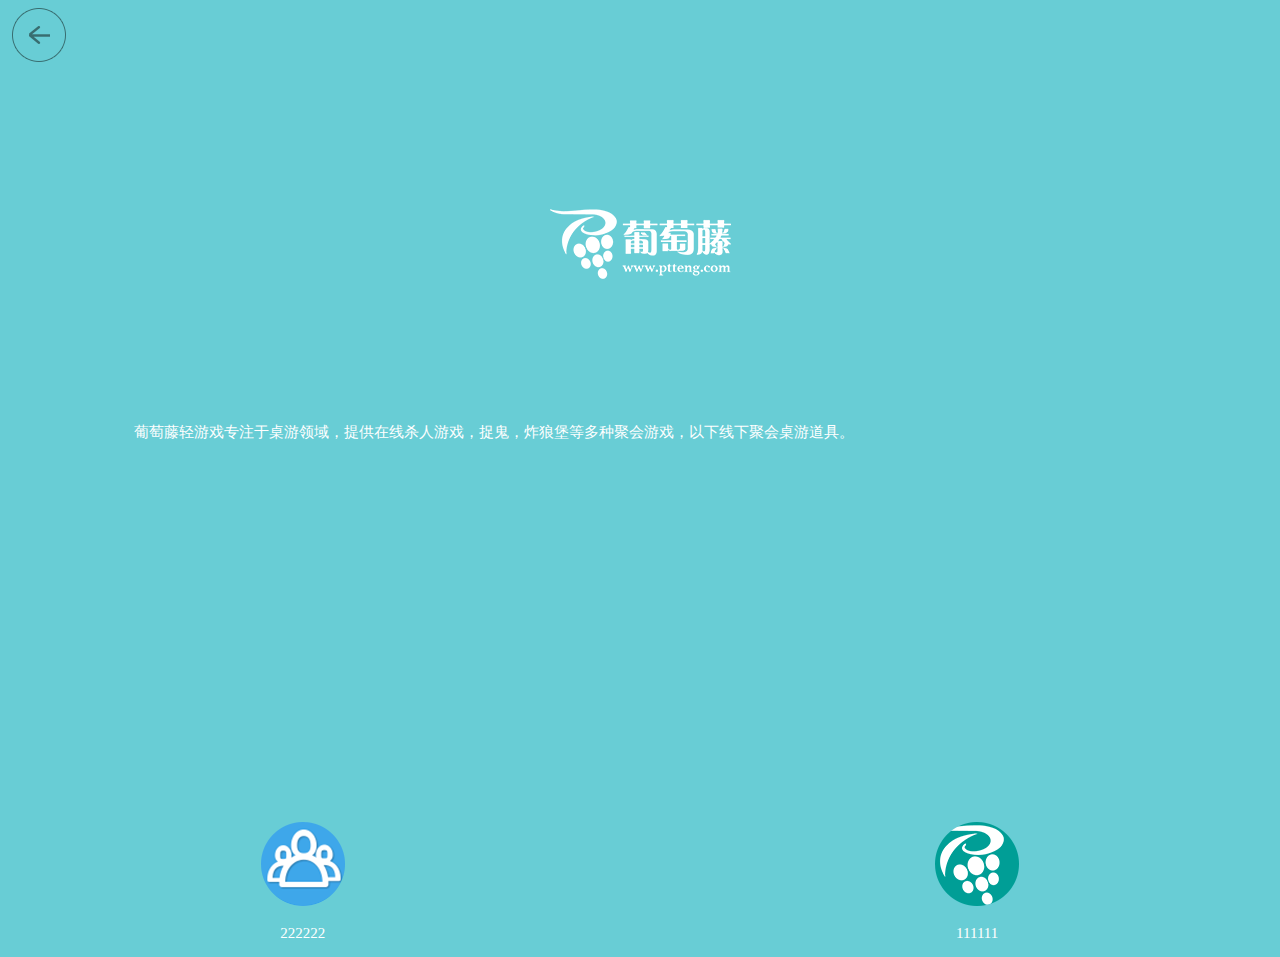
<file: tasks/html/task3.html>
<!DOCTYPE html><html lang="en"><head>    <!--<meta charset="UTF-8">-->    <!--<title>任务3</title>-->    <link rel="stylesheet" href="../css/task3.css">    <link rel="stylesheet" href="../img/logo.png">    <meta charset="UTF-8" name="viewport" content="width=device-width, initial-scale=1, user-scalable=NO">    </head><body><img class="back" src="../img/back.png" alt=""><div class="logo">    <img  src="../img/logo.png" alt=""></div><div class="txt">葡萄藤轻游戏专注于桌游领域，提供在线杀人游戏，捉鬼，炸狼堡等多种聚会游戏，以下线下聚会桌游道具。</div><div class="circle1">    <img src="../img/circle1.png" alt="">    <p>222222</p></div><div class="circle2">    <img src="../img/circle2.png" alt="">    <p>111111</p></div></body></html>
</file>
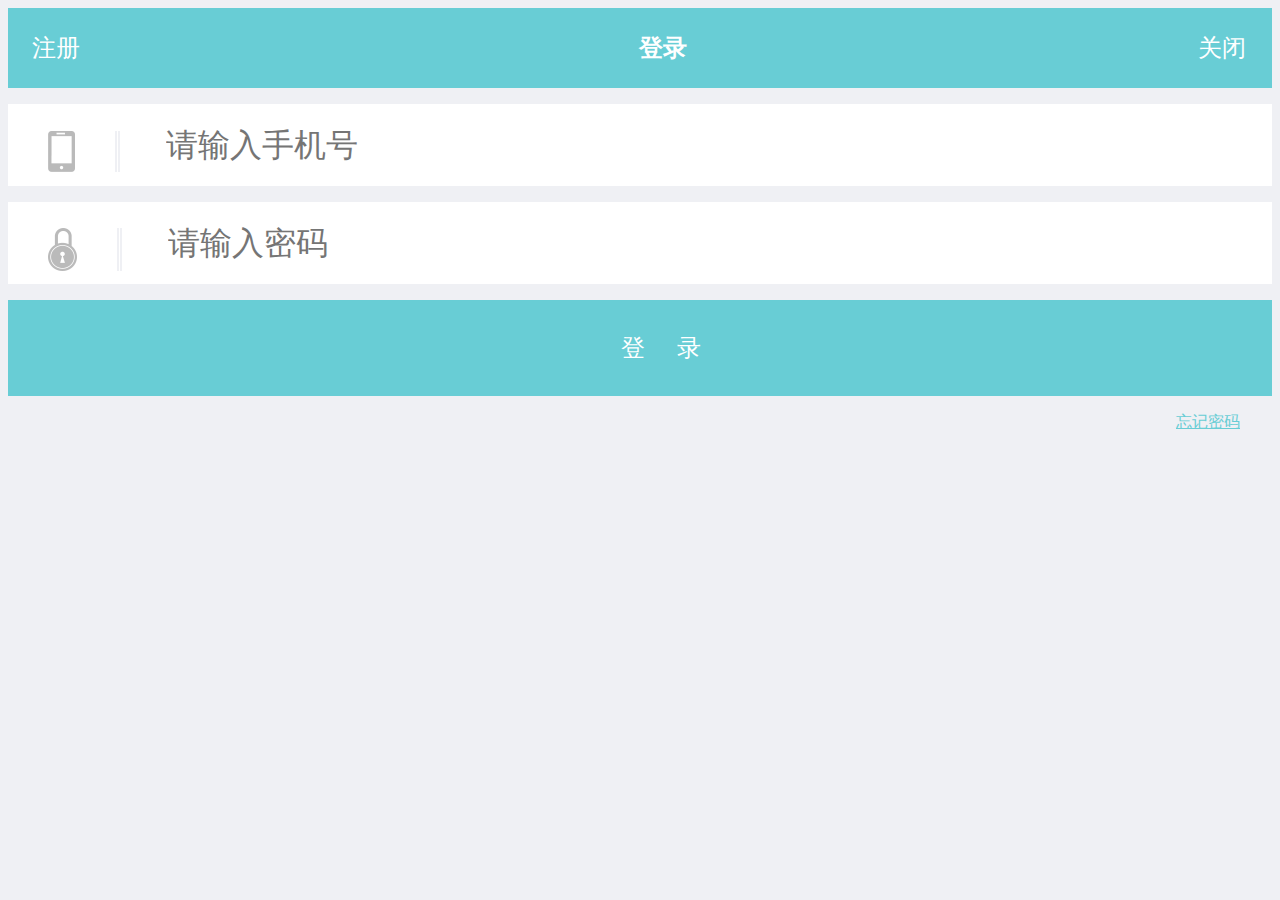
<file: tasks/html/task4.html>
<!DOCTYPE html>
<html lang="en">
<head>
    <meta charset="UTF-8">
    <title>任务四</title>
    <link rel="stylesheet" href="../css/task4.css">
</head>
<body>
<div class="header">
    <div class="txt1">注册</div>
    <div class="txt2">登录</div>
    <div class="txt3">关闭</div>
</div>
<div class="iphone">
<img src="../img/iphone.png" alt="">
    <input type="text" name="firstname"
           placeholder="请输入手机号"   maxlength="11" style="color: black"  />
</div>
<div class="locked">
    <img src="../img/locked-2.png" alt="">
    <input type="password" name="firstname"
           placeholder="请输入密码"  style="color: black" />
</div>
<div class="button">
    <div class="button1">登录</div>
</div>
<div class="txt">
    <div class="txt4">忘记密码</div>
</div>
</body>
</html>
</file>
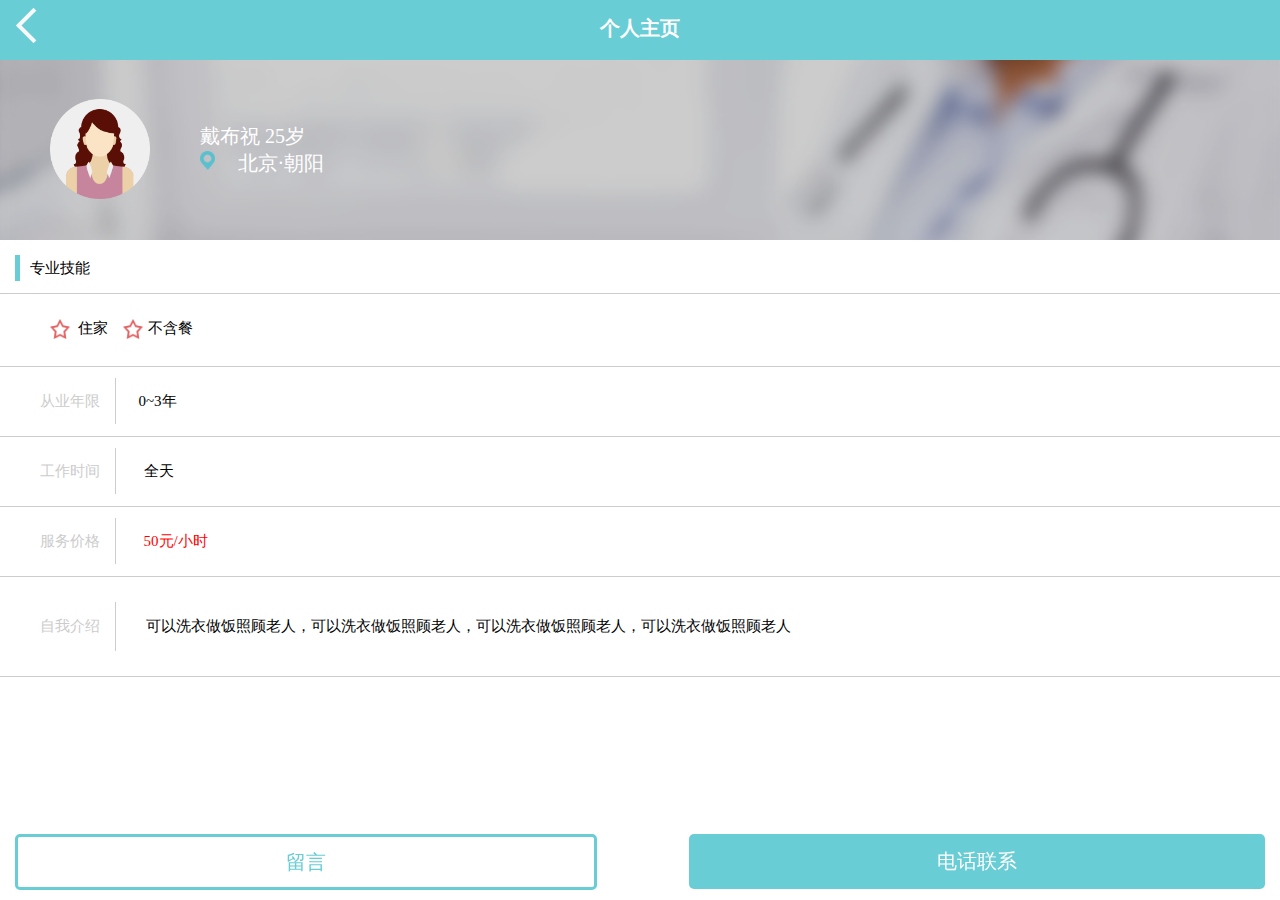
<file: tasks/html/task5.html>
<!DOCTYPE html>
<html lang="en">
<head>
    <meta charset="UTF-8">
    <meta name="viewport" content="width=device-width, initial-scale=1.0">
    <title>任务五</title>
    <link rel="stylesheet" href="../css/task5.css">
</head>
<body>

<div class="header">
    <div class="txt1">个人主页</div>
    <img class="txt2" src="../img/return.png" alt="">
</div>


    <div class="head" >
       <div class="context">
           <div class="head1">
               <img class="img1"  src="../img/head1.png" alt="">

           </div>
           <div class="head2">
               <p class="span1">戴布祝 25岁</p>
               <img src="../img/Shape-4.png" alt="">
               <span class="span1">　北京·朝阳</span>
           </div>
       </div>

    </div>


<div class="txt3">
    <span>专业技能</span>
</div>
<div class="txt4">
    <img src="../img/star.png" alt="">
    <span class="span3">住家</span>
    <img src="../img/star.png" alt="">
    <span class="span3">不含餐</span>
</div>
<div class="txt5">
    <span class="span5">从业年限</span>
    <span class="span6">0~3年</span>
</div>

<div class="txt6">
    <span class="span5">工作时间</span>
    <span class="span8">全天</span>
</div>

<div class="txt6">
    <span class="span5">服务价格</span>
    <span class="span10">50元/小时</span>
</div>

<div class="txt8">
    <span class="span5">自我介绍</span>
    <div class="span11">可以洗衣做饭照顾老人，可以洗衣做饭照顾老人，可以洗衣做饭照顾老人，可以洗衣做饭照顾老人</div>
</div>

<div class="bottom">
    <div class="bottom1">
       电话联系
    </div>
    <div class="bottom2">
        留言
    </div>
</div>

</body>
</html>
</file>
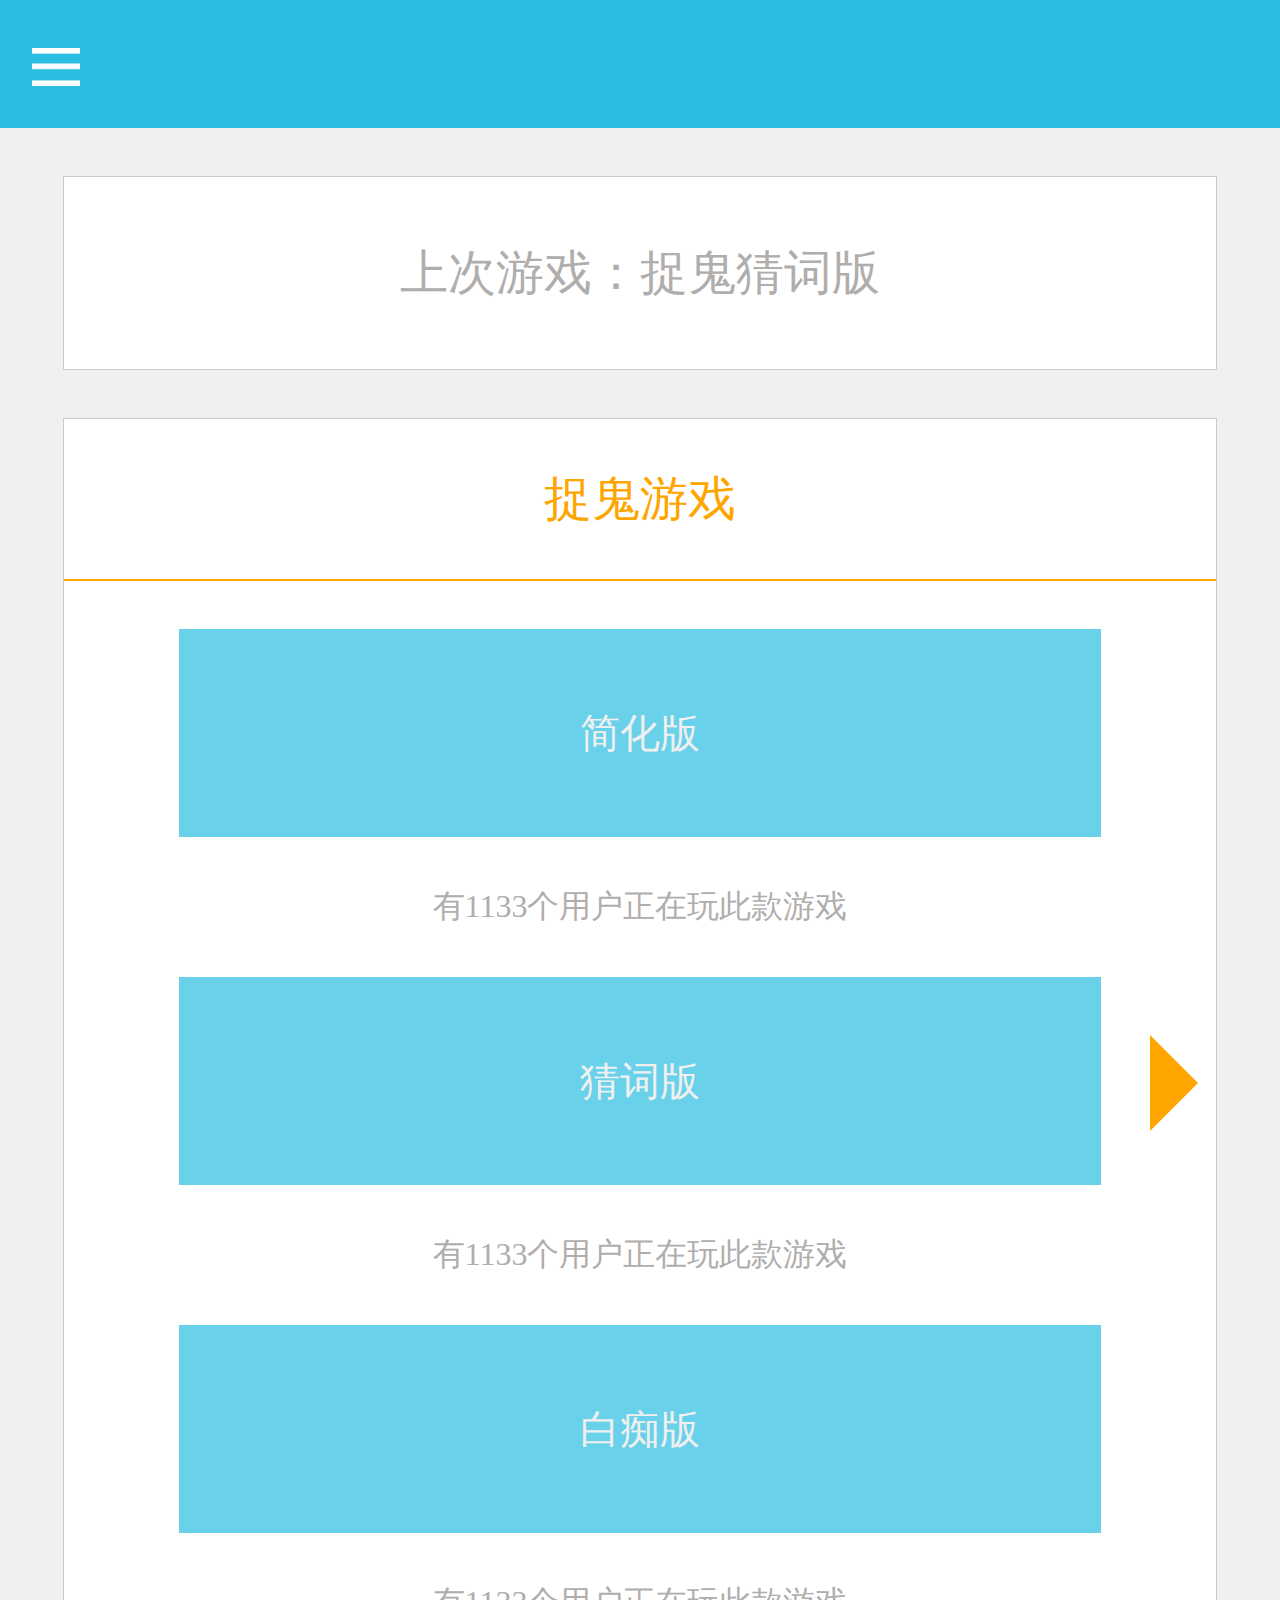
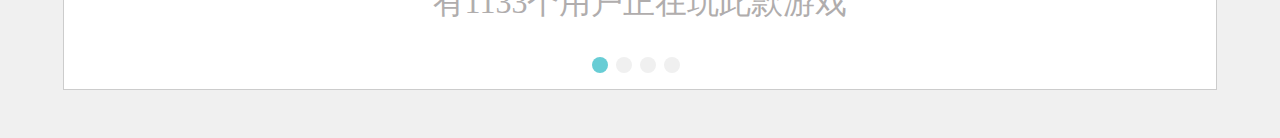
<file: tasks/html/task7.1.html>
<!DOCTYPE html>
<html lang="en">
<head>
    <meta charset="UTF-8">
    <title>任务七</title>
    <link rel="stylesheet" href="../css/task7.1.css">
</head>
<body>
<div class="header">
    <img src="../img/header-1.png" alt="">
</div>

<div class="a1-1">
    <span>上次游戏：捉鬼猜词版</span>

</div>
<div class="a1-2">
    <span class="span1">捉鬼游戏</span>

    <div class="a1-3">
        <a href="../html/task7.2.html">简化版</a>
    </div>
    <div class="caret"></div>
    <span class="span2">有1133个用户正在玩此款游戏</span>
    <div class="a1-3">
        <span class="a">猜词版</span>
    </div>
    <span class="span2">有1133个用户正在玩此款游戏</span>
    <div class="a1-3">
        <span class="a">白痴版</span>
    </div>
    <span class="span2">有1133个用户正在玩此款游戏</span>
    <div class="b">
        <div class="polnt"></div>
        <div class="polnt1"></div>
        <div class="polnt1"></div>
        <div class="polnt1"></div>
</div>
</div>


</body>
</html>
</file>
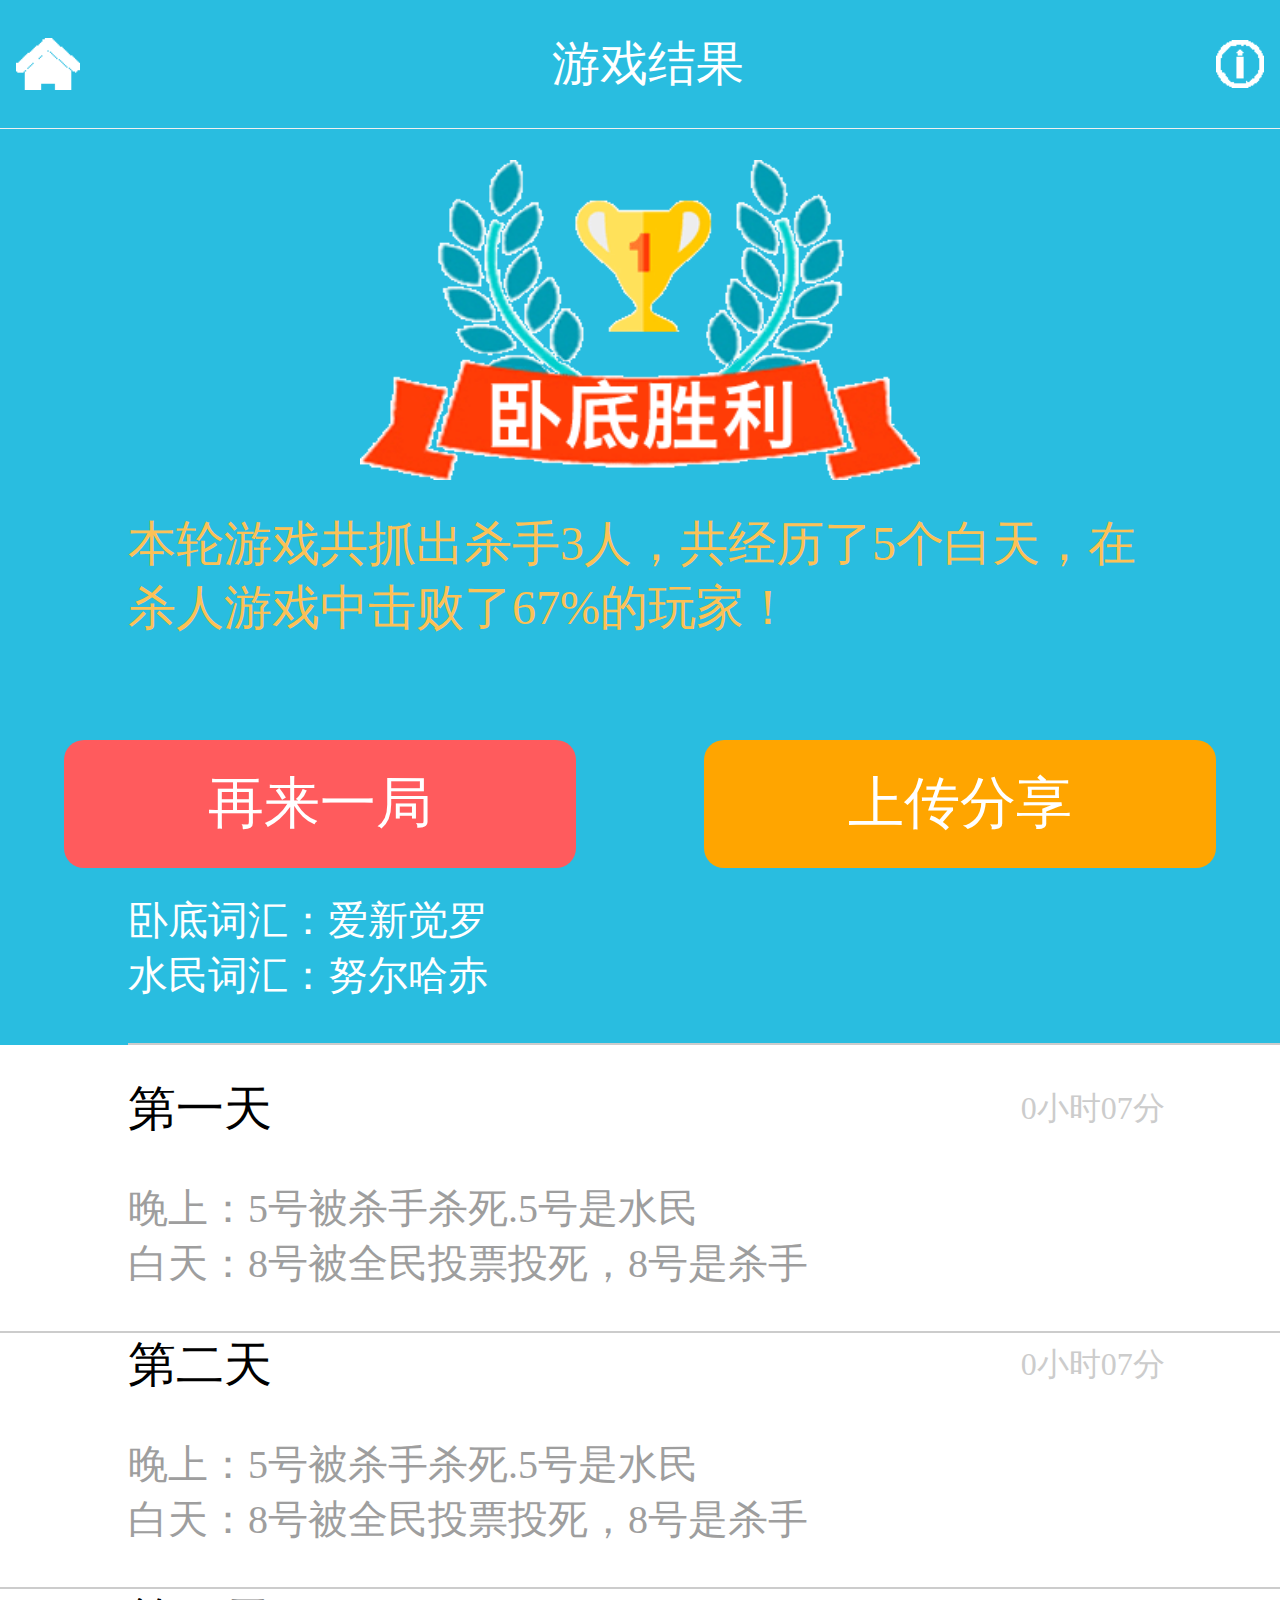
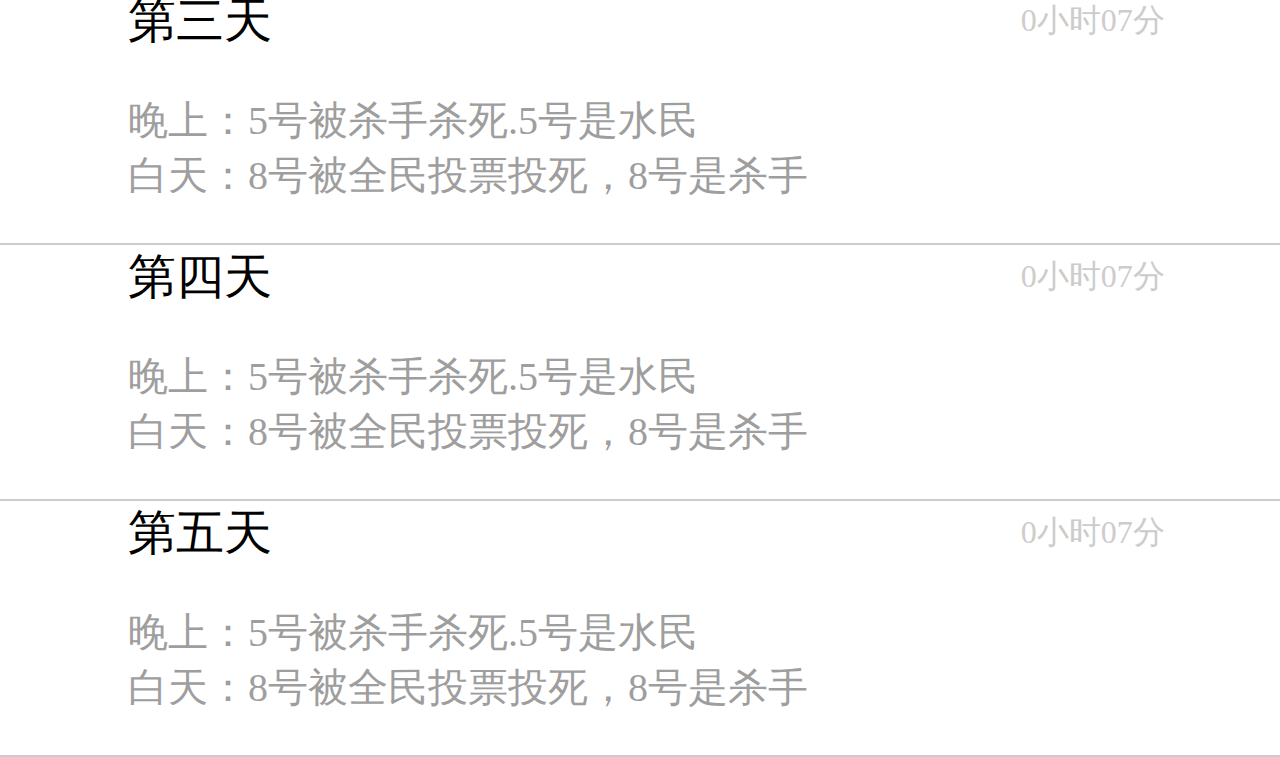
<file: tasks/html/task7.3.html>
<!DOCTYPE html>
<html lang="en">
<head>
    <meta charset="UTF-8">
    <title>任务七</title>
    <link rel="stylesheet" href="../css/task7.3.css">
</head>
<body>

<div class="header">
    <img class="head1" src="../img/Ca.png" alt="">
    <span class="span1">游戏结果</span>
    <img class="head2" src="../img/Cb.png" alt="">
</div>

<div class="top">
    <div class="head">
        <img class="img1" src="../img/Cc.png" alt="">
    </div>

    <div class="box1">
        <div class="head3">
            <span class="span2">本轮游戏共抓出杀手3人，共经历了5个白天，在杀人游戏中击败了67%的玩家！</span>
        </div>
    </div>

    <div class="box2">
        <p class="p1">本次游戏共计用时0小时25分钟<br />杀　手0人　　警　察1人　　平　民6人<br />狙击手0人　　医　生1人<br />卧底词汇：爱新觉罗<br />水民词汇：努尔哈赤</p>
    </div>
</div>

<div class="down">
   <div class="box4">
       <div class="box3">
           <div class="a">
               <span class="span3">第一天</span>
               <span class="span4">0小时07分</span>
           </div>
           <p class="p2">晚上：5号被杀手杀死.5号是水民<br />白天：8号被全民投票投死，8号是杀手</p>
       </div>
   </div>

    <div class="box4">
        <div class="box3">
            <div class="a">
                <span class="span3">第二天</span>
                <span class="span4">0小时07分</span>
            </div>
            <p class="p2">晚上：5号被杀手杀死.5号是水民<br />白天：8号被全民投票投死，8号是杀手</p>
        </div>
    </div>

    <div class="box4">
        <div class="box3">
            <div class="a">
                <span class="span3">第三天</span>
                <span class="span4">0小时07分</span>
            </div>
            <p class="p2">晚上：5号被杀手杀死.5号是水民<br />白天：8号被全民投票投死，8号是杀手</p>
        </div>
    </div>

    <div class="box4">
        <div class="box3">
            <div class="a">
                <span class="span3">第四天</span>
                <span class="span4">0小时07分</span>
            </div>
            <p class="p2">晚上：5号被杀手杀死.5号是水民<br />白天：8号被全民投票投死，8号是杀手</p>
        </div>
    </div>

    <div class="box4">
        <div class="box3">
            <div class="a">
                <span class="span3">第五天</span>
                <span class="span4">0小时07分</span>
            </div>
            <p class="p2">晚上：5号被杀手杀死.5号是水民<br />白天：8号被全民投票投死，8号是杀手</p>
        </div>
    </div>

</div>

<div class="bottom">
    <div class="bottom1">
        <a href="../html/task7.1.html">再来一局</a>
    </div>
    <div class="bottom2">上传分享</div>
</div>

</body>
</html>
</file>
<file: tasks/css/task3.css>
html{
    Font-size:625%
}
body{
    background-color: #68cdd5;

}
.back {
    display: block;
    margin-top: 4px;
    margin-left: 4px;
}
.logo{
    text-align: center;
    margin-top: 10%;
    margin-bottom: 1.20rem;
}
.logo img {
    width: 1.81rem;
    height: 0.70rem;
}
.txt{
    color: #ffffff;

    margin-left: 10%;
    margin-right: 10%;
    font-size: 0.15rem;

}
.circle1{
    text-align: center;
    margin-top: 30%;
    margin-left: 20%;
    float: left;
    font-size: 0.15rem;
}
.circle1 p{
    color: #ffffff;

}
.circle2{
    text-align: center;
    margin-top: 30%;
    margin-right: 20%;
    float: right;
    font-size: 0.15rem;
}
.circle2 p{
    color: #ffffff;
}
</file>
<file: tasks/css/task4.css>
body{
    background-color: #eff0f4;

}

.header{
height: 5em;
    width: 100%;
    background-color: #68cdd5;
    position: relative
}
.txt1{
    color: #ffffff;
    font-size: 1.5rem;
    padding: 1.5rem;
    position: absolute;
}
.txt2{
    color: #ffffff;
    font-size: 1.5rem;
    position: absolute;
    font-weight: 600;
    padding: 1.5rem;
    left: 48%;

}
.txt3{
    color: #ffffff;
    font-size: 1.5rem;
    padding:1.5rem;
    position: absolute;
    right: 0.1rem;
}

.iphone, .locked {
    background-color: #fff;
    margin-top: 1rem;
    margin-bottom: 1rem;
    width: 100%;
}
.iphone input,.locked input {
    border:none;
    height: 5rem;
    font-size: 2rem;
    color: #eff0f4;
    outline :none;

}
.iphone img,.locked img {
    vertical-align: middle;
    margin-left: 2.5rem;
    border-right:thick double #eff0f4;padding-right: 2.5rem;
    margin-right: 2.5rem;
}
.button{
    width: 100%;
    height: 6rem;
    background-color: #68cdd5;
    position: relative;
    margin-bottom: 1rem;
}
.button1{
    font-size: 1.5rem;
    color: #ffffff;
    letter-spacing:2rem;
    position: absolute;
    left: 46%;
    padding:2rem;
}
.txt{
    position: relative;
    height:5em;
    width: 100%;
}
.txt4{
    font-size: 1rem;
    right: 2rem;
    text-decoration:underline;
    color: #68cdd5;
    position: absolute;

}
</file>
<file: tasks/css/task5.css>
*{
    margin: 0;
    padding: 0;
}

html{
    font-size: 62.5%;
}

@media only screen and (max-width: 768px){
    html {
        font-size: 62.5% !important;
    }
}
@media only screen and (max-width: 425px){
    html {
        font-size: 36.9% !important;
    }
}
@media only screen and (max-width: 375px){
    html {
        font-size: 31.0% !important;
    }
}
@media only screen and (max-width: 320px){
    html {
        font-size: 27.8% !important;
    }
}


body{
    background-color: #ffffff;
}
.header{
    height: 6rem;
    width: 100%;
    background-color: #68cdd5;
    position: fixed;
    top: 0;
    z-index: 2;
}
.txt1{
    color: #ffffff;
    font-size: 2rem;
    position: absolute;
    font-weight: 600;
    padding: 1.5rem;
    left: 50%;
    transform: translate(-50%);
}
.txt2{

    padding: 1.5rem;
    position: absolute;
    bottom: 0.1rem;
}

.context{
    width: 100%;
    height: 18rem;
    display: flex;
    align-items: center;
}

.head {
    background-image: url(" ../img/bg.png");
    background-size: 100%;
    background-repeat:no-repeat;
    height: 18rem;
    width: 100%;
    margin-top: 6rem;
}

.head1{
    margin-left: 50px;
}



.span1 {
    font-size: 2rem;
    color: #ffffff;

}

.img1{
    width: 10rem;
    height: 10rem;
}

.head2{
    margin-left: 50px;
}

.head2 img{
    width: 1.5rem;

}


.txt3{
    font-size: 2rem;
    padding: 1.5rem;
    border-bottom:1px solid #ccc;
}

.txt3 span{
    border-left: 5px solid #68cdd5;
    padding-left: 1rem;
    font-size: 1.5rem;
    padding-top: 0.5rem;
    padding-bottom: 0.5rem;
}
.txt4{
    border-bottom:1px solid #ccc;
}
.txt4 img{
    padding-top: 2.5rem;
    padding-left: 5rem;
    padding-bottom: 2.5rem;
    width: 2rem;
    height: 2rem;
}

.span3{
    font-size: 1.5rem;
    position: absolute;
    margin-top: 2.5rem;
    margin-left: 0.5rem;
}

.txt5{
    border-bottom:1px solid #ccc;
    padding: 2.5rem;
}

.span5{
    font-size: 1.5rem;
    padding: 1.5rem;
    color: #cccccc;
    border-right:1px solid #cccccc;
    white-space: nowrap;
}
.span6{
    padding-left: 2rem;
    font-size: 1.5rem;
}
.txt6{
    border-bottom:1px solid #ccc;
    padding: 2.5rem;
}

.span8{
    padding: 2.5rem;
    font-size: 1.5rem;
}

.span10{
    padding: 2.5rem;
    font-size: 1.5rem;
    color: red;
}
.txt8{
    border-bottom:1px solid #ccc;
    padding: 2.5rem;
    display: flex;
    align-items: center;
    margin-bottom: 15rem;
}

.span11{
    font-size: 1.5rem;
    margin-left: 3rem;
}

.bottom2{

    background-color: #ffffff;
    height: 5rem;
    width: 45%;
    margin-top: 5rem;
    margin-left: 1.5rem;
    border-radius: 0.5rem;
    border: 3px solid #68cdd5;
    color: #68cdd5;
    font-size: 2rem;
    line-height: 5rem;
    text-align: center;
}
.bottom2 p{
    font-size: 2rem;
    margin-left: 42%;
    color: #68cdd5;
}
.bottom1{
    background-color: #68cdd5;
    height:5.5rem;
    width: 45%;
    margin-top: 5rem;
    margin-right: 1.5rem;
    border-radius: 0.5rem;
    float: right;
    font-size: 2rem;
    color: white;
    line-height: 5.5rem;
    text-align: center;
}
.bottom1 p {
    font-size: 2rem;
    margin-left: 36%;
    color: white;
}

.bottom{
    position: fixed;
    z-index: 2;
    bottom: 0;
    width: 100%;
    margin-bottom: 1rem;
}
</file>
<file: tasks/css/task7.1.css>
*{
    margin: 0;
    padding: 0;
}


body{
    background-color: #f0f0f0;
}

.header{
    width: 100%;
    height: 8rem;
    background-color: #29bde0;
}

.header img{
    margin-left: 2rem;
    margin-top: 3rem;
    width: 3rem;
}

.a1-1{
    width: 90%;
    height: 12rem;
    background-color: #ffffff;
    border: 1px solid #CCCCCC;
    font-size: 3rem;
    margin: 3rem auto;
    color: #b0adad;
    display: flex;
    justify-content: center;
    align-items: center;
}

.a1-2{
    width: 90%;
    margin: 3rem auto;
    border: 1px solid #CCCCCC;
    background-color: #ffffff;
    position: relative;
}

.span1{
    font-size: 3rem;
    color: orange;
    display: flex;
    justify-content: center;
    margin-top: 3rem;
    padding-bottom: 3rem;
    border-bottom: 2px solid orange;
}

.a1-3{
    width: 80%;
    height: 13rem;
    background-color: #69d1e9;
    display: flex;
    justify-content: center;
    align-items: center;
    margin: 3rem auto;
    font-size: 2.5rem;
    color: #F0F0F0;
}

.caret{
    display: inline-block;
    width: 0;
    height: 0;
    border-top: 3rem solid transparent;
    border-left: 3rem solid;
    border-bottom: 3rem solid transparent;
    color: orange;
    position: absolute;
    right: 18px;
    top: 48.5%;
}

a{

    color: #F0F0F0;
    text-decoration: none;
}

.span2{
    color: #b0adad;
    font-size: 2rem;
    display: flex;
    justify-content: center;
    margin-top: 2rem;
    margin-bottom: 2rem;
}

.polnt{
    border-radius: 50%;
    -moz-border-radius: 50%;
    -webkit-border-radius: 50%;
    background-color: #68cdd5;
    height: 1rem;
    width: 1rem;
    margin-right: 0.5rem;
}

.polnt1{
    border-radius: 50%;
    -moz-border-radius: 50%;
    -webkit-border-radius: 50%;
    background-color: #f0f0f0;
    height: 1rem;
    width: 1rem;
    margin-right: 0.5rem;
}

.b{
    display: flex;
    justify-content: center;
    margin-bottom: 1rem;
}
</file>
<file: tasks/css/task7.3.css>
body{
    margin: 0;
}

.header{
    width: 100%;
    height: 8rem;
    background-color: #29bde0;
    display: flex;
    justify-content: space-between;
    align-items: center;
    border-bottom: 1px solid #f0f0f0;
    z-index: 2;
    position: fixed;
    top: 0;
}

.head1{
    margin-left: 1rem;
    width: 4rem;
}

.span1{
    font-size: 3rem;
    color: #ffffff;
}

.head2{
    margin-right: 1rem;
    width: 3rem;
}

.top{
    background-color: #29bde0;
}

.head{
    padding-top: 10rem;
    display: flex;
    justify-content: center;
}

.img1{
    width: 35rem;
    height: 20rem;
}

.box1{
    display: flex;
    justify-content: center;
    padding-top: 2rem;
}

.head3{
    width: 80%;
}

.span2{
    font-size: 3rem;
    color: #fcc156;
}

.box2{
    font-size: 2.5rem;
    color: #ffffff;
    padding-top: 3rem;
    margin-left: 10%;
    margin-bottom: 2rem;
    border-bottom: 2px solid #CCCCCC;
}

.box4{
    border-bottom: 2px solid #CCCCCC;
}

.box3{
    margin-left: 10%;
}

.a{
    display: flex;
    align-items: center;
    justify-content: space-between;
}

.span3{
    font-size: 3rem;
}

.span4{
    font-size: 2rem;
    color: #CCCCCC;
    padding-right: 10%;
}

.p2{
    font-size: 2.5rem;
    color: #9e9e9e;
}

.bottom{
    width: 100%;
    height: 12rem;
    position: fixed;
    bottom: 0;
    z-index: 3;
    display: flex;
    align-items: center;
    justify-content: space-around;
    background-color: #29bde0;
}

.bottom1{
    width: 40%;
    height: 8rem;
    background-color: #ff5b5d;
    font-size: 3.5rem;
    color: white;
    display: flex;
    justify-content: center;
    align-items: center;
    border-radius: 20px;
}

.bottom2{
    width: 40%;
    height: 8rem;
    background-color: orange;
    font-size: 3.5rem;
    color: white;
    display: flex;
    justify-content: center;
    align-items: center;
    border-radius: 20px;
}

.bottom1 a{
    text-decoration : none;
    color: white;
}
</file>
